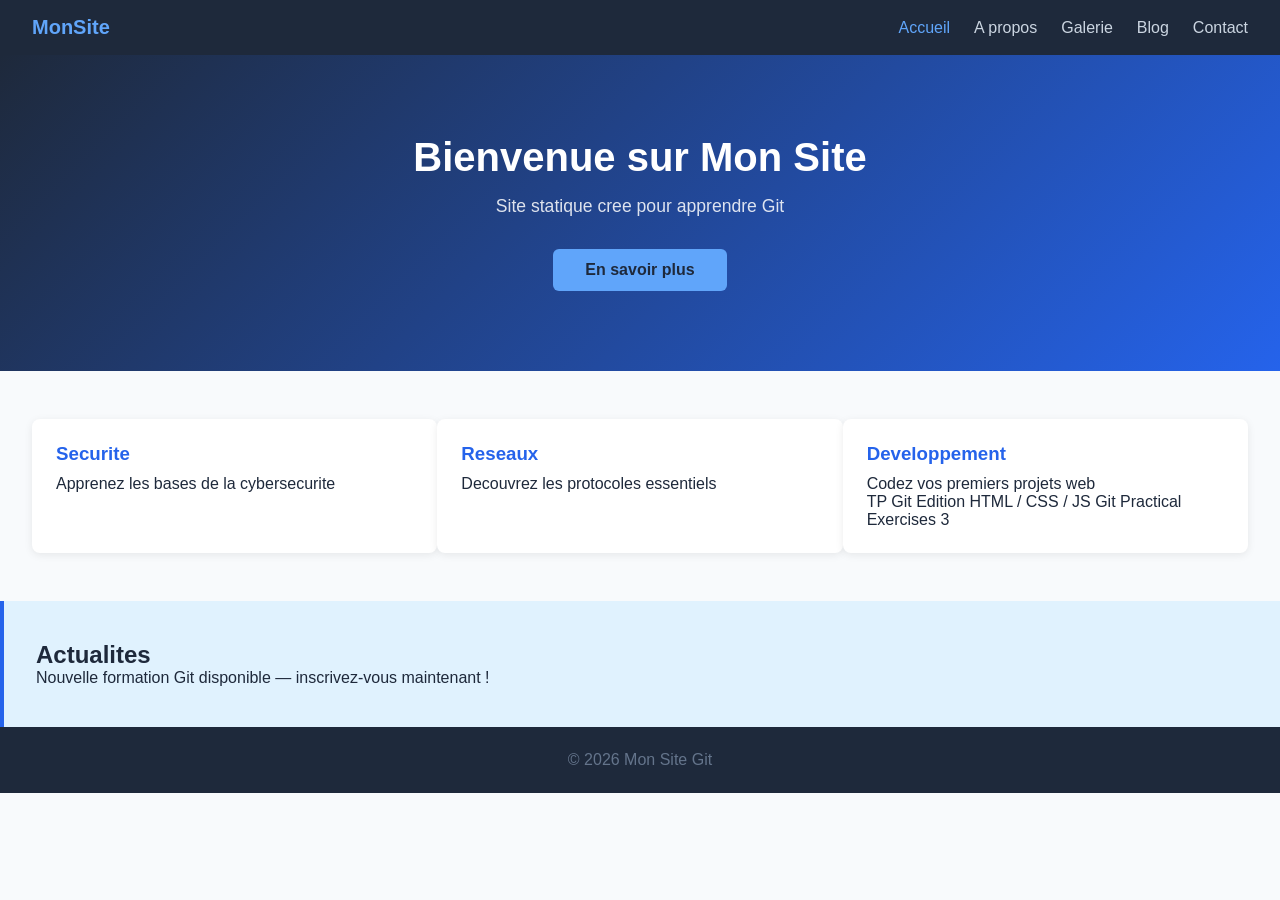
<file: index.html>
<!DOCTYPE html>
<html lang="fr">
<head>
<meta charset="UTF-8">
<meta name="viewport" content="width=device-width, initial-scale=1.0">
<title>Mon Site Git</title>
<link rel="stylesheet" href="css/style.css">
</head>
<body>
<nav class="navbar">
<span class="logo">MonSite</span>
<ul>
<li><a href="index.html" class="active">Accueil</a></li>
<li><a href="about.html">A propos</a></li>
<li><a href="gallery.html">Galerie</a></li>
<li><a href="blog.html">Blog</a></li>
<li><a href="contact.html">Contact</a></li>
</ul>
</nav>
<main>
<section class="hero">
<h1>Bienvenue sur Mon Site</h1>
<p>Site statique cree pour apprendre Git</p>
<a href="about.html" class="btn">En savoir plus</a>
</section>
<section class="cards">
<div class="card">
<h3>Securite</h3>
<p>Apprenez les bases de la cybersecurite</p>
</div>
<div class="card">
<h3>Reseaux</h3>
<p>Decouvrez les protocoles essentiels</p>
</div>
<div class="card">
<h3>Developpement</h3>
<p>Codez vos premiers projets web</p>

TP Git Edition HTML / CSS / JS

Git Practical Exercises 3
</div>
</section>
</main>
<section class="news">
<h2>Actualites</h2>
<p>Nouvelle formation Git disponible — inscrivez-vous maintenant !</p>
</section>
<footer>
<p>&copy; <span id="year"></span> Mon Site Git</p>
</footer> 
<script src="js/main.js"></script>
</body>
</file>
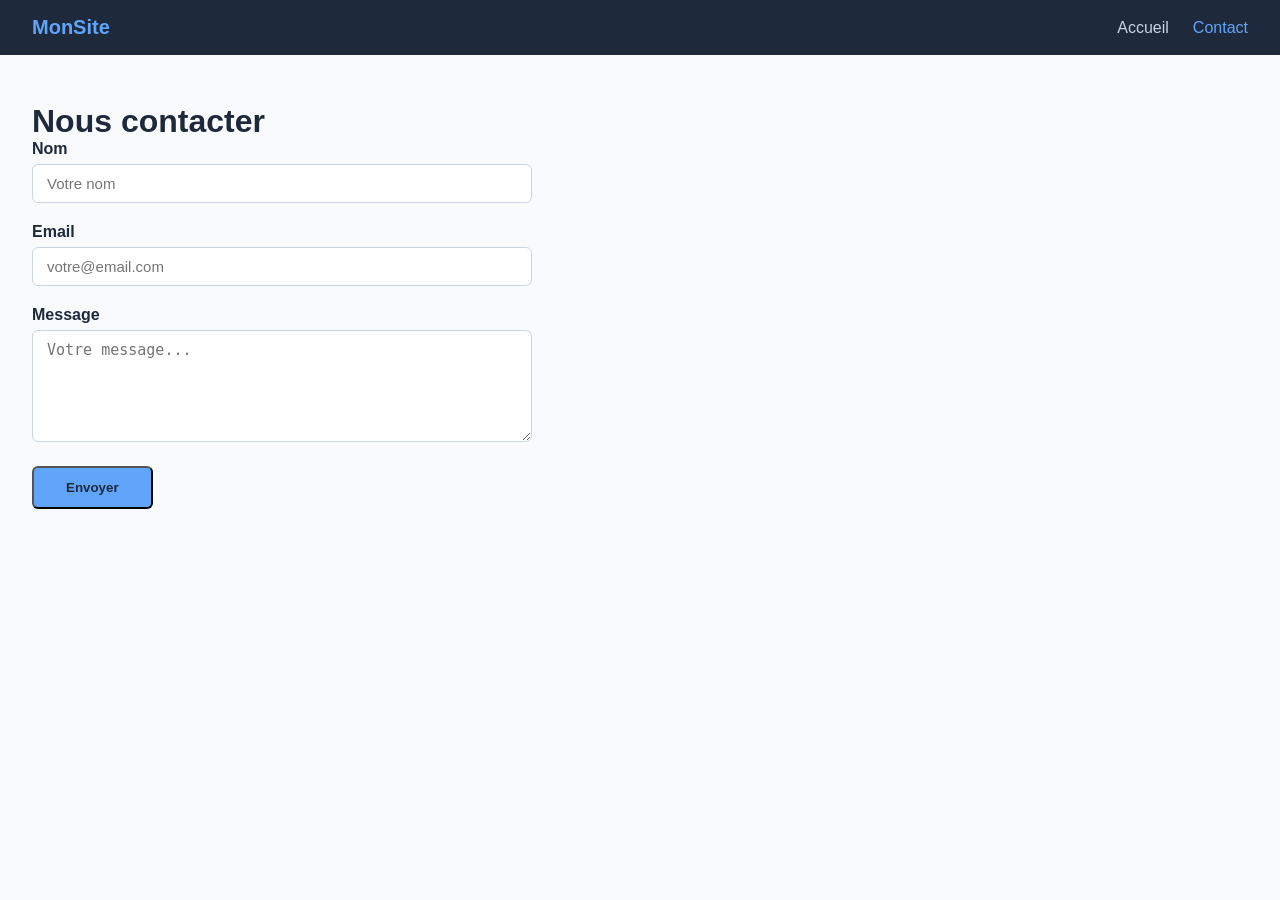
<file: contact.html>
<!DOCTYPE html>
<html lang="fr">
<head>
<meta charset="UTF-8">
<title>Contact</title>
<link rel="stylesheet" href="css/style.css">
</head>
<body>
<nav class="navbar">
<span class="logo">MonSite</span>
<ul>
<li><a href="index.html">Accueil</a></li>
<li><a href="contact.html" class="active">Contact</a></li>
</ul>
</nav>
<main style="padding: 48px 32px;">
<h1>Nous contacter</h1>
<div id="success-msg" style="display:none; color:green; margin:16px 0;">
Message envoye avec succes !
</div>
<div id="error-msg" style="display:none; color:red; margin:16px 0;"></div>
<form id="contactForm" style="max-width:500px;">
<div class="form-group">
<label>Nom</label>
<input type="text" id="name" placeholder="Votre nom">
</div>
<div class="form-group">
<label>Email</label>
<input type="email" id="email" placeholder="votre@email.com">
</div>
<div class="form-group">
<label>Message</label>
<textarea id="message" rows="5" placeholder="Votre message..."></textarea>
</div>
<button type="submit" class="btn">Envoyer</button>
</form>
</main>
<script src="js/contact.js"></script>
</body>
</html>
</file>
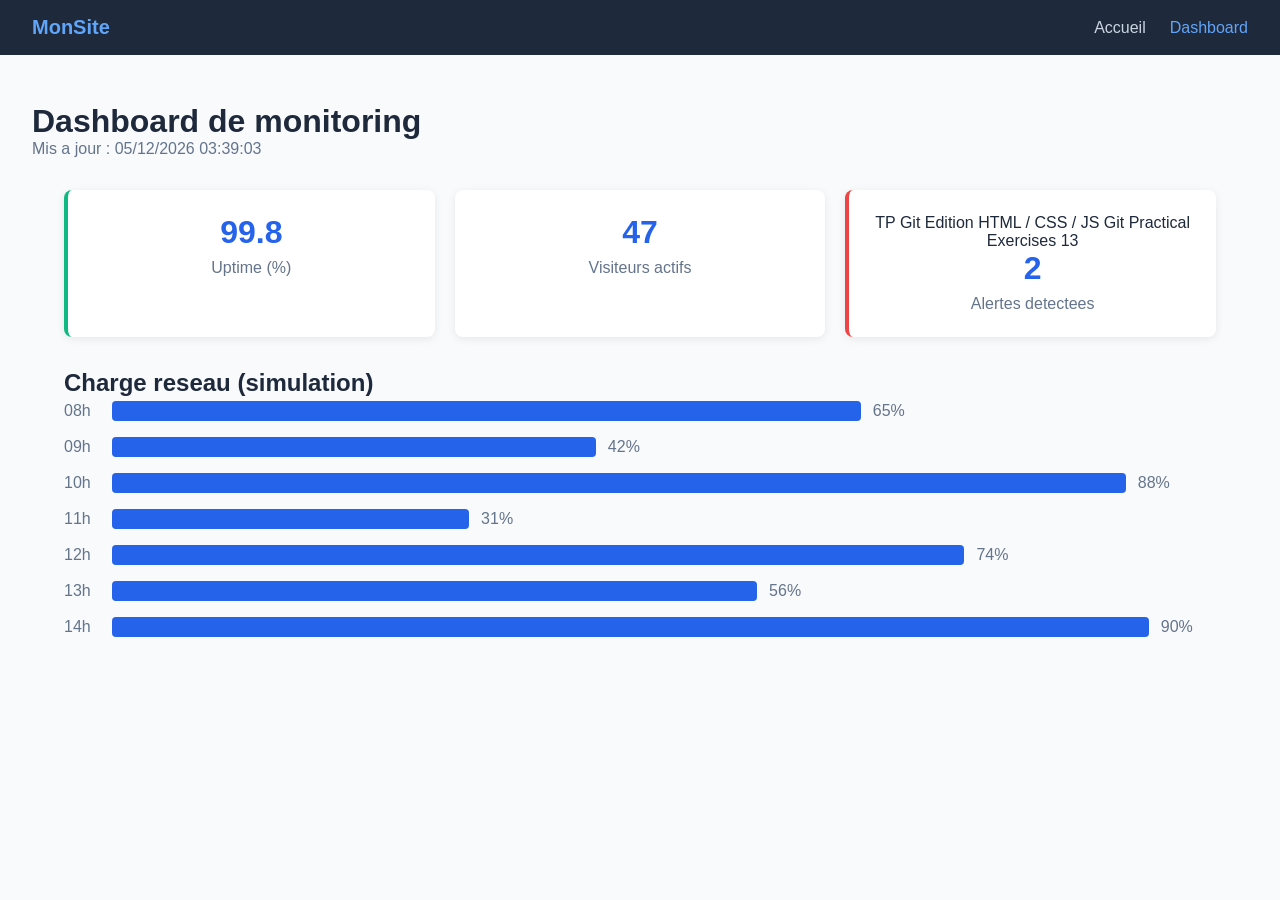
<file: dashboard.html>
<!DOCTYPE html>
<html lang="fr">
<head>
<meta charset="UTF-8">
<title>Dashboard</title>
<link rel="stylesheet" href="css/style.css">
<style>
.stats-grid { display:grid; grid-template-columns:repeat(3,1fr); gap:20px; padding:32px; }
.stat-card { background:white; border-radius:8px; padding:24px;
box-shadow:0 2px 8px rgba(0,0,0,.08); text-align:center; }
.stat-value { font-size:2rem; font-weight:bold; color:#2563eb; }
.stat-label { color:#64748b; margin-top:8px; }
.stat-card.alert { border-left:4px solid #ef4444; }
.stat-card.ok { border-left:4px solid #10b981; }
.chart-bar { height:20px; background:#2563eb; border-radius:4px;
margin:4px 0; transition:width .4s; }
</style>
</head>
<body>
<nav class="navbar">
<span class="logo">MonSite</span>
<ul>
<li><a href="index.html">Accueil</a></li>
<li><a href="dashboard.html" class="active">Dashboard</a></li>
</ul>
</nav>
<main style="padding:48px 32px;">
<h1>Dashboard de monitoring</h1>
<p style="color:#64748b;">Mis a jour : <span id="last-update"></span></p>
<div class="stats-grid">
<div class="stat-card ok">
<div class="stat-value" id="uptime">--</div>
<div class="stat-label">Uptime (%)</div>
</div>
<div class="stat-card">
<div class="stat-value" id="users">--</div>
<div class="stat-label">Visiteurs actifs</div>
</div>
<div class="stat-card alert">

TP Git Edition HTML / CSS / JS

Git Practical Exercises 13
<div class="stat-value" id="alerts">--</div>
<div class="stat-label">Alertes detectees</div>
</div>
</div>
<h2 style="padding:0 32px;">Charge reseau (simulation)</h2>
<div id="chart" style="padding:0 32px 32px;"></div>
</main>
<script src="js/dashboard.js"></script>
</body>
</html>
</file>
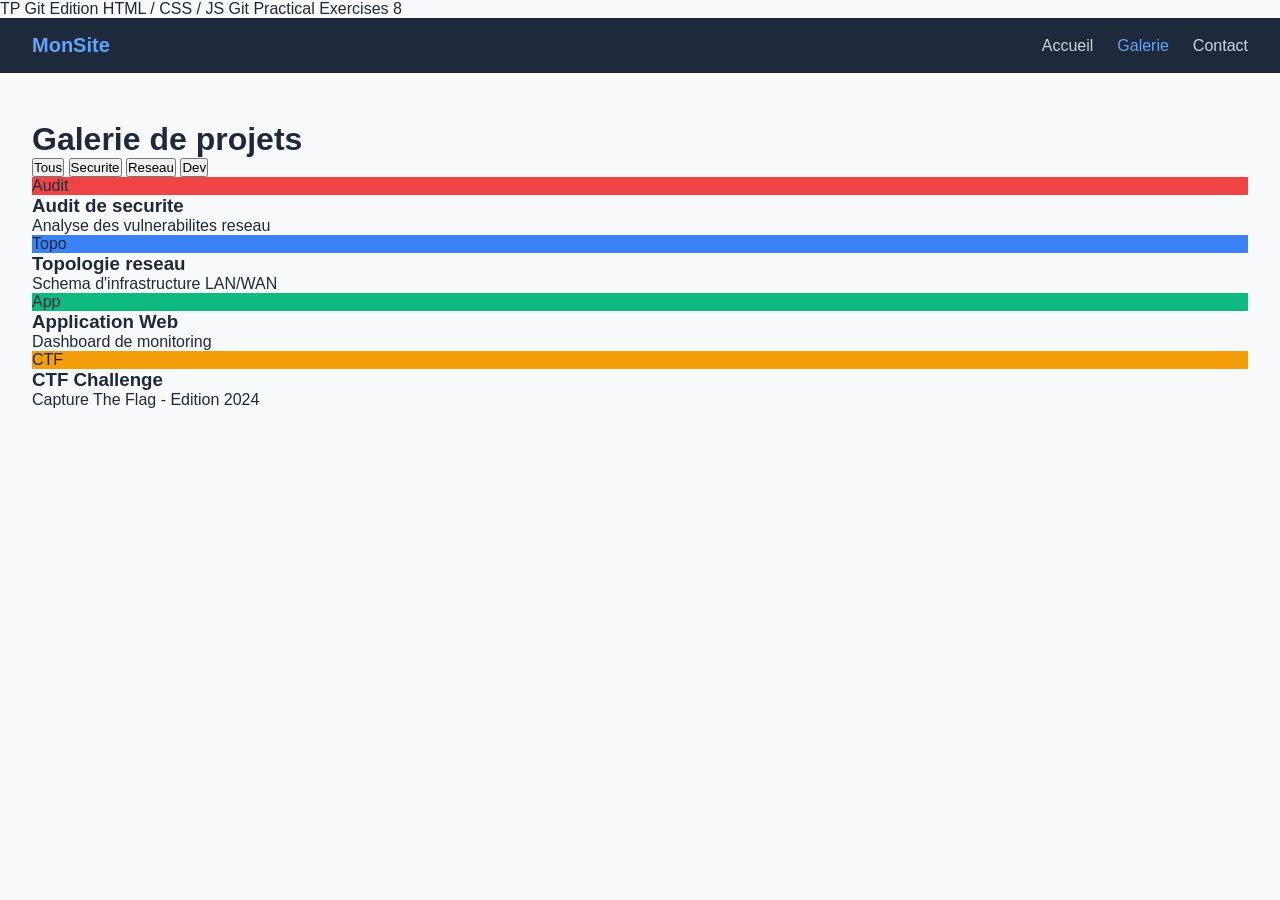
<file: gallery.html>
<!DOCTYPE html>
<html lang="fr">
<head>

TP Git Edition HTML / CSS / JS

Git Practical Exercises 8
<meta charset="UTF-8">
<title>Galerie</title>
<link rel="stylesheet" href="css/style.css">
</head>
<body>
<nav class="navbar">
<span class="logo">MonSite</span>
<ul>
<li><a href="index.html">Accueil</a></li>
<li><a href="gallery.html" class="active">Galerie</a></li>
<li><a href="contact.html">Contact</a></li>
</ul>
</nav>
<main style="padding: 48px 32px;">
<h1>Galerie de projets</h1>
<!-- Filtres -->
<div class="filters">
<button class="filter-btn active" data-filter="all">Tous</button>
<button class="filter-btn" data-filter="securite">Securite</button>
<button class="filter-btn" data-filter="reseau">Reseau</button>
<button class="filter-btn" data-filter="dev">Dev</button>
</div>
<!-- Cartes de projets -->
<div class="gallery-grid" id="gallery">
<div class="gallery-card" data-category="securite">
<div class="card-img" style="background:#ef4444">Audit</div>
<div class="card-info"><h3>Audit de securite</h3><p>Analyse des vulnerabilites
reseau</p></div>
</div>
<div class="gallery-card" data-category="reseau">
<div class="card-img" style="background:#3b82f6">Topo</div>
<div class="card-info"><h3>Topologie reseau</h3><p>Schema d'infrastructure
LAN/WAN</p></div>
</div>
<div class="gallery-card" data-category="dev">
<div class="card-img" style="background:#10b981">App</div>
<div class="card-info"><h3>Application Web</h3><p>Dashboard de monitoring</p></div>
</div>
<div class="gallery-card" data-category="securite">
<div class="card-img" style="background:#f59e0b">CTF</div>
<div class="card-info"><h3>CTF Challenge</h3><p>Capture The Flag - Edition
2024</p></div>
</div>
</div>
</main>
<script src="js/gallery.js"></script>
</body>
</html>
</file>
<file: css/style.css>
/* Reset */
* { margin: 0; padding: 0; box-sizing: border-box; }
body {
font-family: 'Segoe UI', sans-serif;
background: #f8fafc;
color: #1e293b;
}
/* Navbar */
.navbar {
display: flex;
justify-content: space-between;
align-items: center;
background: #1e293b;
padding: 16px 32px;
}
.navbar .logo { color: #60a5fa; font-size: 20px; font-weight: bold; }
.navbar ul { list-style: none; display: flex; gap: 24px; }
.navbar a { color: #cbd5e1; text-decoration: none; }
.navbar a.active, .navbar a:hover { color: #60a5fa; }
/* Hero */
.hero {
text-align: center;
padding: 80px 24px;
background: linear-gradient(135deg, #1e293b, #2563eb);
color: white;
}
.hero h1 { font-size: 2.5rem; margin-bottom: 16px; }
.hero p { font-size: 1.1rem; margin-bottom: 32px; opacity: .85; }
/* Button */
.btn {
display: inline-block;
padding: 12px 32px;
background: #60a5fa;
color: #1e293b;
border-radius: 6px;
text-decoration: none;
font-weight: bold;
transition: background .2s;
}
.btn:hover { background: #93c5fd; }
/* Cards */
.cards {
display: flex;

TP Git Edition HTML / CSS / JS

Git Practical Exercises 4
gap: 24px;
padding: 48px 32px;
flex-wrap: wrap;
}
.card {
flex: 1;
min-width: 200px;
background: white;
border-radius: 8px;
padding: 24px;
box-shadow: 0 2px 8px rgba(0,0,0,.08);
}
.card h3 { color: #2563eb; margin-bottom: 10px; }
/* Footer */
footer {
text-align: center;
padding: 24px;
background: #1e293b;
color: #64748b;
}
.news {
padding: 40px 32px;
background: #e0f2fe;
border-left: 4px solid #2563eb;
}
.form-group { margin-bottom: 20px; }
.form-group label { display:block; margin-bottom:6px; font-weight:600; color:#1e293b; }
.form-group input,
.form-group textarea {
width: 100%; padding: 10px 14px;
border: 1px solid #cbd5e1; border-radius:6px;
font-size: 15px;
}
.form-group input:focus,
.form-group textarea:focus {
outline: none;
border-color: #2563eb;
box-shadow: 0 0 0 3px rgba(37,99,235,.15);
}
</file>
